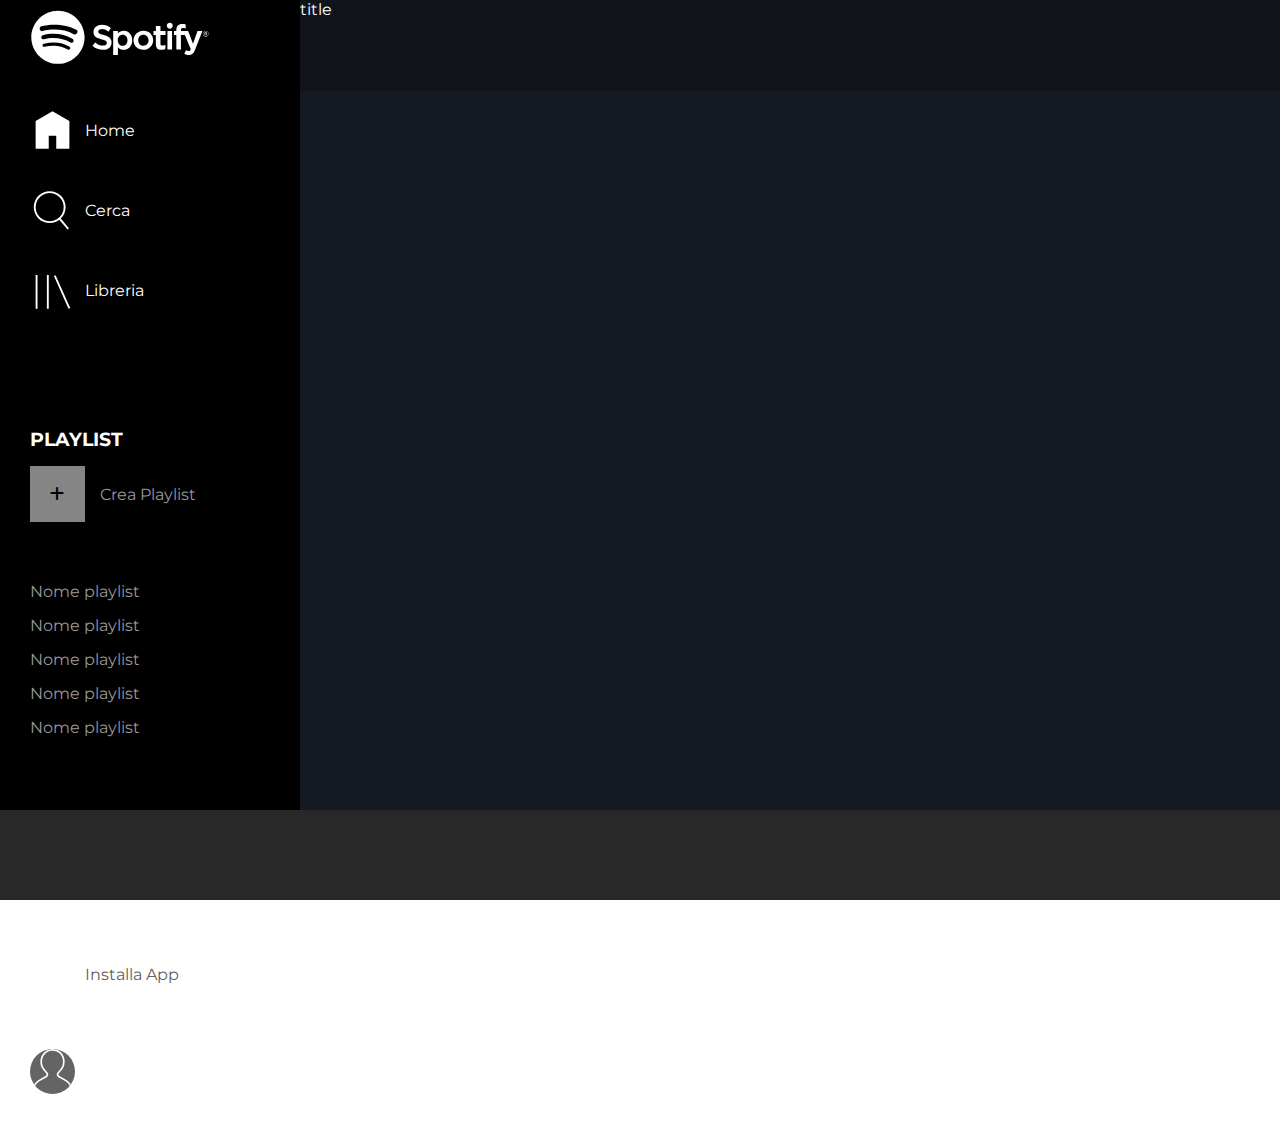
<file: index.html>
<!DOCTYPE html>
<html lang="en">

<head>
    <meta charset="UTF-8">
    <meta name="viewport" content="width=device-width, initial-scale=1.0">
    <link rel="preconnect" href="https://fonts.googleapis.com">
    <link rel="preconnect" href="https://fonts.gstatic.com" crossorigin>
    <link href="https://fonts.googleapis.com/css2?family=Montserrat:ital,wght@0,100..900;1,100..900&display=swap"
        rel="stylesheet">
    <link rel="stylesheet" href="https://cdnjs.cloudflare.com/ajax/libs/font-awesome/6.7.2/css/all.min.css"
        integrity="sha512-Evv84Mr4kqVGRNSgIGL/F/aIDqQb7xQ2vcrdIwxfjThSH8CSR7PBEakCr51Ck+w+/U6swU2Im1vVX0SVk9ABhg=="
        crossorigin="anonymous" referrerpolicy="no-referrer" />
    <link rel="stylesheet" href="css/style.css">
    <title>Spotify Web</title>
</head>

<body>
    <main>
        <div class="left-side">
            <div class="top-left-side">
                <div class="logo">
                    <img src="img/logo-small.svg" alt="Logo Spotify" class="logo-small">
                    <img src="img/logo.svg" alt="Logo Spotify" class="logo-big">
                </div>
                <div class="menu">
                    <ul>
                        <li><a href=""><img src="img/home.svg" alt=""><span>Home</span></a></li>
                        <li><a href=""><img src="img/search.svg" alt=""><span>Cerca</span></a></li>
                        <li><a href=""><img src="img/libreria.svg" alt=""><span>Libreria</span></a></li>
                    </ul>
                </div>
            </div>
            <div class="mid-left">
                <h3>Playlist</h3>
                <p><i class="fa-solid fa-plus"></i>Crea Playlist</p>
                <ul>
                    <li>Nome playlist</li>
                    <li>Nome playlist</li>
                    <li>Nome playlist</li>
                    <li>Nome playlist</li>
                    <li>Nome playlist</li>
                </ul>
            </div>
            <div class="bottom-left-side">
                <ul>
                    <li><a href=""><img src="img/download.svg" alt="Download" class="download"><span
                                class="downloadapp">Installa App</span></a></li>
                    <hr>
                    <li><a href="" class="profilo"><img src="img/profile.svg" alt="Profilo"><span>Giussepe
                                Morcillo</span></a></li>
                </ul>
            </div>
        </div>
        <div class="right-side">
            <div class="title">title</div>
            <div class="playlist">
            </div>


        </div>

    </main>
    <footer>
        <div class="footer-player">
        </div>
    </footer>
</body>

</html>
</file>
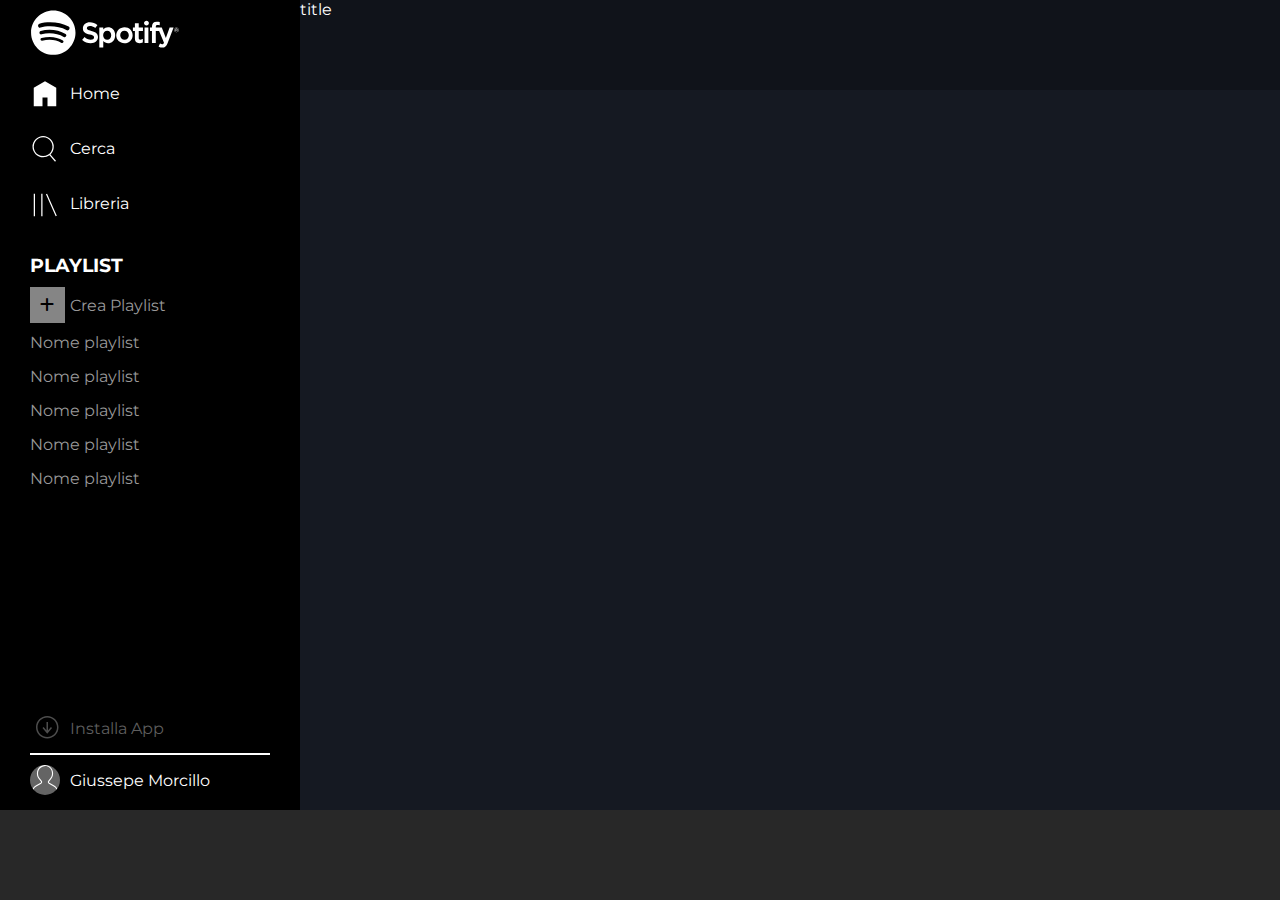
<file: Day-1/index.html>
<!DOCTYPE html>
<html lang="en">

<head>
    <meta charset="UTF-8">
    <meta name="viewport" content="width=device-width, initial-scale=1.0">
    <link rel="preconnect" href="https://fonts.googleapis.com">
    <link rel="preconnect" href="https://fonts.gstatic.com" crossorigin>
    <link href="https://fonts.googleapis.com/css2?family=Montserrat:ital,wght@0,100..900;1,100..900&display=swap"
        rel="stylesheet">
    <link rel="stylesheet" href="https://cdnjs.cloudflare.com/ajax/libs/font-awesome/6.7.2/css/all.min.css"
        integrity="sha512-Evv84Mr4kqVGRNSgIGL/F/aIDqQb7xQ2vcrdIwxfjThSH8CSR7PBEakCr51Ck+w+/U6swU2Im1vVX0SVk9ABhg=="
        crossorigin="anonymous" referrerpolicy="no-referrer" />
    <link rel="stylesheet" href="css/style.css">
    <title>Spotify Web</title>
</head>

<body>
    <main>
        <div class="left-side">
            <div class="top-left-side">
                <div class="logo">
                    <img src="../img/logo-small.svg" alt="Logo Spotify" class="logo-small">
                    <img src="../img/logo.svg" alt="Logo Spotify" class="logo-big">
                </div>
                <div class="menu">
                    <ul>
                        <li><a href=""><img src="../img/home.svg" alt=""><span>Home</span></a></li>
                        <li><a href=""><img src="../img/search.svg" alt=""><span>Cerca</span></a></li>
                        <li><a href=""><img src="../img/libreria.svg" alt=""><span>Libreria</span></a></li>
                    </ul>
                </div>
            </div>
            <div class="mid-left">
                <h3>Playlist</h3>
                <p><i class="fa-solid fa-plus"></i><span>Crea Playlist</span></p>
                <ul>
                    <li>Nome playlist</li>
                    <li>Nome playlist</li>
                    <li>Nome playlist</li>
                    <li>Nome playlist</li>
                    <li>Nome playlist</li>
                </ul>
            </div>
            <div class="bottom-left-side">
                <ul>
                    <li><a href=""><img src="../img/download.svg" alt="Download" class="download"><span
                                class="downloadapp">Installa App</span></a></li>
                    <hr>
                    <li><a href="" class="profilo"><img src="../img/profile.svg" alt="Profilo"><span>Giussepe
                                Morcillo</span></a></li>
                </ul>
            </div>
        </div>
        <div class="right-side">
            <div class="title">title</div>
            <div class="playlist">
            </div>
        </div>
    </main>
    <footer>
        <div class="footer-player">
        </div>
    </footer>
</body>

</html>
</file>
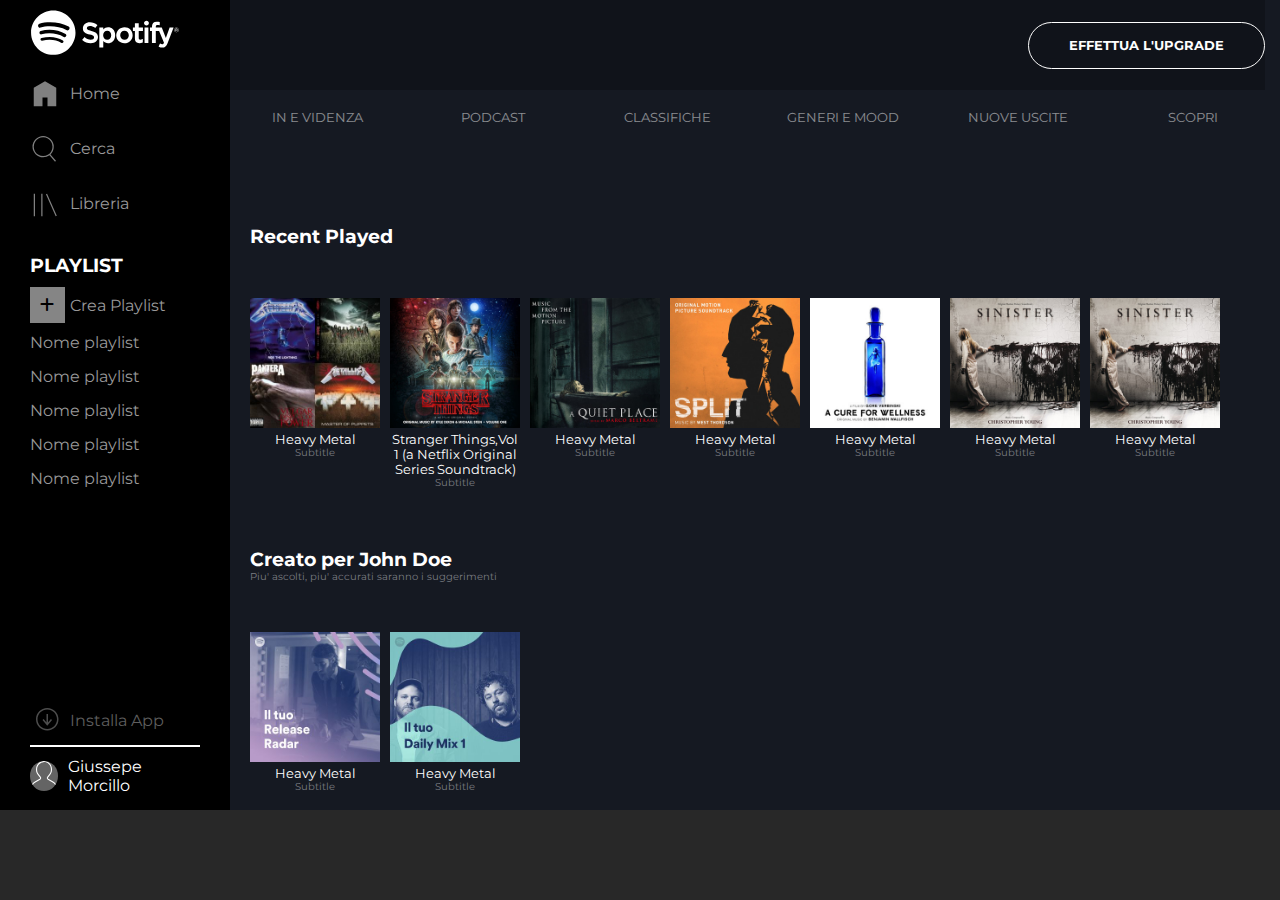
<file: Day-2/index.html>
<!DOCTYPE html>
<html lang="en">

<head>
    <meta charset="UTF-8">
    <meta name="viewport" content="width=device-width, initial-scale=1.0">
    <link rel="preconnect" href="https://fonts.googleapis.com">
    <link rel="preconnect" href="https://fonts.gstatic.com" crossorigin>
    <link href="https://fonts.googleapis.com/css2?family=Montserrat:ital,wght@0,100..900;1,100..900&display=swap"
        rel="stylesheet">
    <link rel="stylesheet" href="https://cdnjs.cloudflare.com/ajax/libs/font-awesome/6.7.2/css/all.min.css"
        integrity="sha512-Evv84Mr4kqVGRNSgIGL/F/aIDqQb7xQ2vcrdIwxfjThSH8CSR7PBEakCr51Ck+w+/U6swU2Im1vVX0SVk9ABhg=="
        crossorigin="anonymous" referrerpolicy="no-referrer" />
    <link rel="stylesheet" href="css/style.css">
    <title>Spotify Web</title>
</head>

<body>
    <main>
        <div class="left-side">
            <div class="top-left-side">
                <div class="logo">
                    <img src="../img/logo-small.svg" alt="Logo Spotify" class="logo-small">
                    <img src="../img/logo.svg" alt="Logo Spotify" class="logo-big">
                </div>
                <div class="menu">
                    <ul>
                        <li><a href=""><img src="../img/home.svg" alt=""><span>Home</span></a></li>
                        <li><a href=""><img src="../img/search.svg" alt=""><span>Cerca</span></a></li>
                        <li><a href=""><img src="../img/libreria.svg" alt=""><span>Libreria</span></a></li>
                    </ul>
                </div>
            </div>
            <div class="mid-left">
                <h3>Playlist</h3>
                <p><i class="fa-solid fa-plus"></i><span>Crea Playlist</span></p>
                <ul>
                    <li>Nome playlist</li>
                    <li>Nome playlist</li>
                    <li>Nome playlist</li>
                    <li>Nome playlist</li>
                    <li>Nome playlist</li>
                </ul>
            </div>
            <div class="bottom-left-side">
                <ul>
                    <li><a href=""><img src="../img/download.svg" alt="Download" class="download"><span
                                class="downloadapp">Installa App</span></a></li>
                    <hr>
                    <li><a href="" class="profilo"><img src="../img/profile.svg" alt="Profilo"><span>Giussepe
                                Morcillo</span></a></li>
                </ul>
            </div>
        </div>
        <div class="right-side">
            <div class="title">
                <h2>Effettua L'upgrade</h2>
            </div>
            <div class="playlist">
                <nav class="menu-playlist">
                    <ul>
                        <li><a href="">In e <span class="hover-menu-playlist">vide</span>nza</a></li>
                        <li><a href="">P<span class="hover-menu-playlist">odca</span>st</a></li>
                        <li><a href="">Cl<span class="hover-menu-playlist">assific</span>he</a></li>
                        <li><a href="">Ge<span class="hover-menu-playlist">neri e Mo</span>od</a></li>
                        <li><a href="">Nu<span class="hover-menu-playlist">ove usc</span>ite</a></li>
                        <li><a href="">S<span class="hover-menu-playlist">copr</span>i</a></li>
                    </ul>
                </nav>
                <div class="container-recent-played">
                    <div class="titoli-played">
                        <h3>Recent Played</h3>
                    </div>
                    <div class="recent-played row">
                        <div class="col">
                            <div class="top-card">
                                <img src="../img/metal_lifting.jpg" alt="metal-lifting">
                                <div class="overlay"><div class="overlay-text"><i class="fa-solid fa-play"></i></div></div>
                            </div>
                            <div class="bottom-card">
                                <div class="title-bottom">Heavy Metal</div>
                                <div class="subtitle">Subtitle</div>
                            </div>
                        </div>
                        <div class="col">
                            <div class="top-card">
                                <img src="../img/stranger.jpeg" alt="Strainger Things">
                                <div class="overlay"><div class="overlay-text"><i class="fa-solid fa-play"></i></div></div>
                            </div>
                            <div class="bottom-card">
                                <div class="title-bottom">Stranger Things,Vol 1 (a Netflix Original Series Soundtrack)</div>
                                <div class="subtitle">Subtitle</div>
                            </div>
                        </div>
                        <div class="col">
                            <div class="top-card">
                                <img src="../img/aquietplace.jpeg" alt="A quiet Place">
                                <div class="overlay"><div class="overlay-text"><i class="fa-solid fa-play"></i></div></div>
                            </div>
                            <div class="bottom-card">
                                <div class="title-bottom">Heavy Metal</div>
                                <div class="subtitle">Subtitle</div>
                            </div>
                        </div>
                        <div class="col">
                            <div class="top-card">
                                <img src="../img/split.jpeg" alt="Split">
                                <div class="overlay"><div class="overlay-text"><i class="fa-solid fa-play"></i></div></div>
                            </div>
                            <div class="bottom-card">
                                <div class="title-bottom">Heavy Metal</div>
                                <div class="subtitle">Subtitle</div>
                            </div>
                        </div>
                        <div class="col">
                            <div class="top-card">
                                <img src="../img/cure.jpeg" alt="Cure">
                                <div class="overlay"><div class="overlay-text"><i class="fa-solid fa-play"></i></div></div>
                            </div>
                            <div class="bottom-card">
                                <div class="title-bottom">Heavy Metal</div>
                                <div class="subtitle">Subtitle</div>
                            </div>
                        </div>
                        <div class="col">
                            <div class="top-card">
                                <img src="../img/sinister.jpeg" alt="Sinister">
                                <div class="overlay"><div class="overlay-text"><i class="fa-solid fa-play"></i></div></div>
                            </div>
                            <div class="bottom-card">
                                <div class="title-bottom">Heavy Metal</div>
                                <div class="subtitle">Subtitle</div>
                            </div>
                        </div>
                        <div class="col">
                            <div class="top-card">
                                <img src="../img/sinister.jpeg" alt="Sinister">
                                <div class="overlay"><div class="overlay-text"><i class="fa-solid fa-play"></i></div></div>
                            </div>
                            <div class="bottom-card">
                                <div class="title-bottom">Heavy Metal</div>
                                <div class="subtitle">Subtitle</div>
                            </div>
                        </div>
                    </div>
                    <div class="titoli-played">
                        <h3>Creato per John Doe</h3>
                        <p>Piu' ascolti, piu' accurati saranno i suggerimenti</p>
                    </div>
                    <div class="row created-for-you">
                        <div class="col">
                            <div class="top-card">
                                <img src="../img/radar.jpeg" alt="radar">
                                <div class="overlay"><div class="overlay-text"><i class="fa-solid fa-play"></i></div></div>
                            </div>
                            <div class="bottom-card">
                                <div class="title-bottom">Heavy Metal</div>
                                <div class="subtitle">Subtitle</div>
                            </div>
                        </div>
                        <div class="col">
                            <div class="top-card">
                                <img src="../img/mixdaily.jpeg" alt="mixdaily">
                                <div class="overlay"><div class="overlay-text"><i class="fa-solid fa-play"></i></div></div>
                            </div>
                            <div class="bottom-card">
                                <div class="title-bottom">Heavy Metal</div>
                                <div class="subtitle">Subtitle</div>
                            </div>
                        </div>
                    </div>
                    <div class="titoli-played">
                        <h3>Artisti Piu' popolari</h3>
                        <p>Piu' ascolti, piu' accurati saranno i suggerimenti</p>
                    </div>
                    <div class="row artisti-popolari">
                        <div class="col">
                            <div class="top-card">
                                <img src="../img/youg.jpeg" alt="youg">
                                <div class="overlay rotondo"><div class="overlay-text"><i class="fa-solid fa-play"></i></div></div>
                            </div>
                            <div class="bottom-card">
                                <div class="title-bottom">Heavy Metal</div>
                                <div class="subtitle">Subtitle</div>
                            </div>
                        </div>
                        <div class="col">
                            <div class="top-card">
                                <img src="../img/einaudi.jpeg" alt="einaudi">
                                <div class="overlay rotondo"><div class="overlay-text"><i class="fa-solid fa-play"></i></div></div>
                            </div>
                            <div class="bottom-card">
                                <div class="title-bottom">Heavy Metal</div>
                                <div class="subtitle">Subtitle</div>
                            </div>
                        </div>
                    </div>
                </div>
            </div>
        </div>
    </main>
    <footer>
        <div class="footer-player">
        </div>
    </footer>
</body>

</html>
</file>
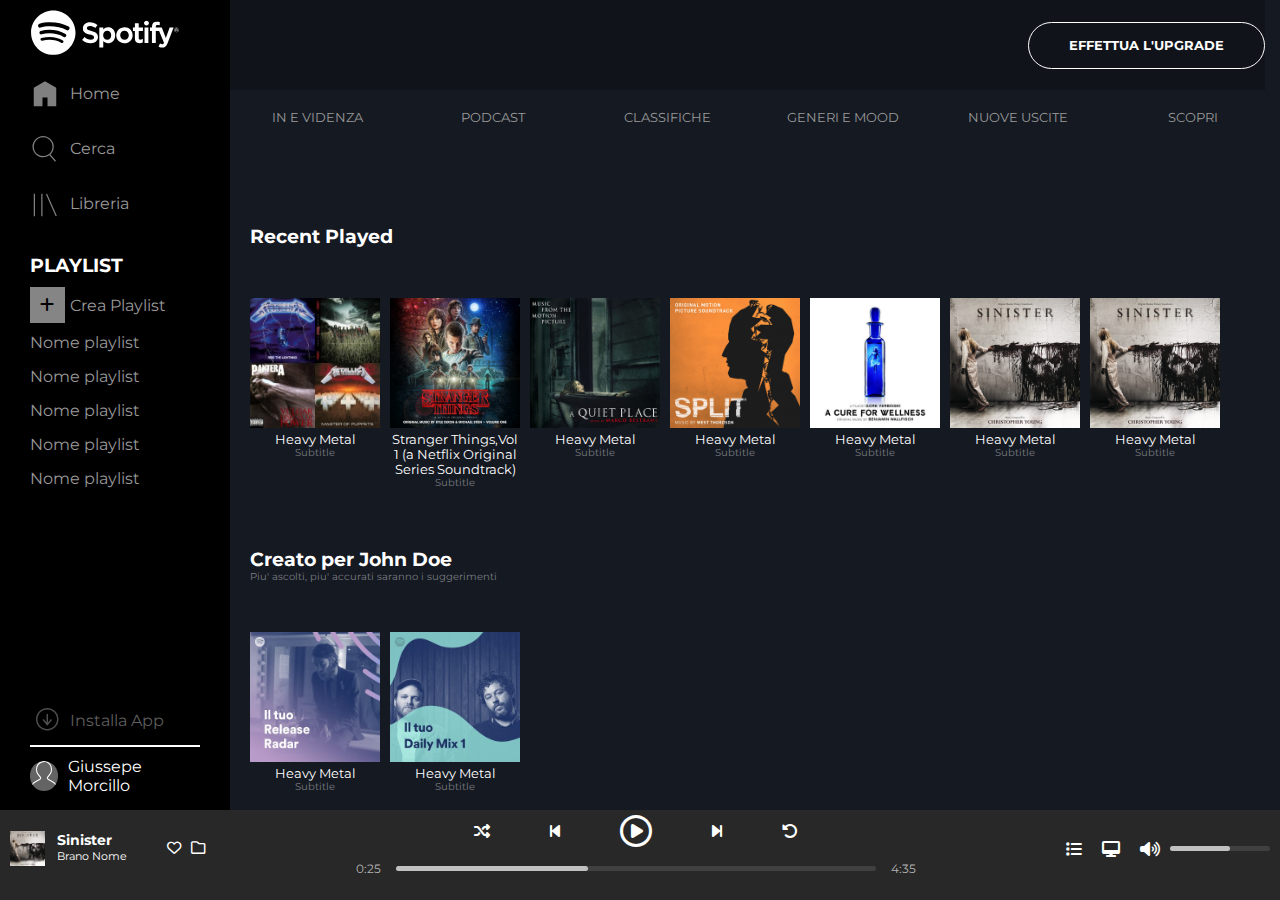
<file: Day-3/index.html>
<!DOCTYPE html>
<html lang="en">

<head>
    <meta charset="UTF-8">
    <meta name="viewport" content="width=device-width, initial-scale=1.0">
    <link rel="preconnect" href="https://fonts.googleapis.com">
    <link rel="preconnect" href="https://fonts.gstatic.com" crossorigin>
    <link href="https://fonts.googleapis.com/css2?family=Montserrat:ital,wght@0,100..900;1,100..900&display=swap"
        rel="stylesheet">
    <link rel="stylesheet" href="https://cdnjs.cloudflare.com/ajax/libs/font-awesome/6.7.2/css/all.min.css"
        integrity="sha512-Evv84Mr4kqVGRNSgIGL/F/aIDqQb7xQ2vcrdIwxfjThSH8CSR7PBEakCr51Ck+w+/U6swU2Im1vVX0SVk9ABhg=="
        crossorigin="anonymous" referrerpolicy="no-referrer" />
    <link rel="stylesheet" href="css/style.css">
    <title>Spotify Web</title>
</head>

<body>
    <main>
        <div class="left-side">
            <div class="top-left-side">
                <div class="logo">
                    <img src="../img/logo-small.svg" alt="Logo Spotify" class="logo-small">
                    <img src="../img/logo.svg" alt="Logo Spotify" class="logo-big">
                </div>
                <div class="menu">
                    <ul>
                        <li><a href=""><img src="../img/home.svg" alt=""><span>Home</span></a></li>
                        <li><a href=""><img src="../img/search.svg" alt=""><span>Cerca</span></a></li>
                        <li><a href=""><img src="../img/libreria.svg" alt=""><span>Libreria</span></a></li>
                    </ul>
                </div>
            </div>
            <div class="mid-left">
                <h3>Playlist</h3>
                <p><i class="fa-solid fa-plus"></i><span>Crea Playlist</span></p>
                <ul>
                    <li>Nome playlist</li>
                    <li>Nome playlist</li>
                    <li>Nome playlist</li>
                    <li>Nome playlist</li>
                    <li>Nome playlist</li>
                </ul>
            </div>
            <div class="bottom-left-side">
                <ul>
                    <li><a href=""><img src="../img/download.svg" alt="Download" class="download"><span
                                class="downloadapp">Installa App</span></a></li>
                    <hr>
                    <li><a href="" class="profilo"><img src="../img/profile.svg" alt="Profilo"><span>Giussepe
                                Morcillo</span></a></li>
                </ul>
            </div>
        </div>
        <div class="right-side">
            <div class="title">
                <h2><a href="">Effettua L'upgrade</a></h2>
            </div>
            <div class="playlist">
                <nav class="menu-playlist">
                    <ul>
                        <li><a href="">In e <span class="hover-menu-playlist">vide</span>nza</a></li>
                        <li><a href="">P<span class="hover-menu-playlist">odca</span>st</a></li>
                        <li><a href="">Cl<span class="hover-menu-playlist">assific</span>he</a></li>
                        <li><a href="">Ge<span class="hover-menu-playlist">neri e Mo</span>od</a></li>
                        <li><a href="">Nu<span class="hover-menu-playlist">ove usc</span>ite</a></li>
                        <li><a href="">S<span class="hover-menu-playlist">copr</span>i</a></li>
                    </ul>
                </nav>
                <div class="container-recent-played">
                    <div class="titoli-played">
                        <h3>Recent Played</h3>
                    </div>
                    <div class="recent-played row">
                        <div class="col">
                            <div class="top-card">
                                <img src="../img/metal_lifting.jpg" alt="metal-lifting">
                                <div class="overlay">
                                    <div class="overlay-text"><i class="fa-regular fa-circle-play"></i></div>
                                </div>
                            </div>
                            <div class="bottom-card">
                                <div class="title-bottom">Heavy Metal</div>
                                <div class="subtitle">Subtitle</div>
                            </div>
                        </div>
                        <div class="col">
                            <div class="top-card">
                                <img src="../img/stranger.jpeg" alt="Strainger Things">
                                <div class="overlay">
                                    <div class="overlay-text"><i class="fa-regular fa-circle-play"></i></div>
                                </div>
                            </div>
                            <div class="bottom-card">
                                <div class="title-bottom">Stranger Things,Vol 1 (a Netflix Original Series Soundtrack)
                                </div>
                                <div class="subtitle">Subtitle</div>
                            </div>
                        </div>
                        <div class="col">
                            <div class="top-card">
                                <img src="../img/aquietplace.jpeg" alt="A quiet Place">
                                <div class="overlay">
                                    <div class="overlay-text"><i class="fa-regular fa-circle-play"></i></div>
                                </div>
                            </div>
                            <div class="bottom-card">
                                <div class="title-bottom">Heavy Metal</div>
                                <div class="subtitle">Subtitle</div>
                            </div>
                        </div>
                        <div class="col">
                            <div class="top-card">
                                <img src="../img/split.jpeg" alt="Split">
                                <div class="overlay">
                                    <div class="overlay-text"><i class="fa-regular fa-circle-play"></i></div>
                                </div>
                            </div>
                            <div class="bottom-card">
                                <div class="title-bottom">Heavy Metal</div>
                                <div class="subtitle">Subtitle</div>
                            </div>
                        </div>
                        <div class="col">
                            <div class="top-card">
                                <img src="../img/cure.jpeg" alt="Cure">
                                <div class="overlay">
                                    <div class="overlay-text"><i class="fa-regular fa-circle-play"></i></div>
                                </div>
                            </div>
                            <div class="bottom-card">
                                <div class="title-bottom">Heavy Metal</div>
                                <div class="subtitle">Subtitle</div>
                            </div>
                        </div>
                        <div class="col">
                            <div class="top-card">
                                <img src="../img/sinister.jpeg" alt="Sinister">
                                <div class="overlay">
                                    <div class="overlay-text"><i class="fa-regular fa-circle-play"></i></div>
                                </div>
                            </div>
                            <div class="bottom-card">
                                <div class="title-bottom">Heavy Metal</div>
                                <div class="subtitle">Subtitle</div>
                            </div>
                        </div>
                        <div class="col">
                            <div class="top-card">
                                <img src="../img/sinister.jpeg" alt="Sinister">
                                <div class="overlay">
                                    <div class="overlay-text"><i class="fa-regular fa-circle-play"></i></div>
                                </div>
                            </div>
                            <div class="bottom-card">
                                <div class="title-bottom">Heavy Metal</div>
                                <div class="subtitle">Subtitle</div>
                            </div>
                        </div>
                    </div>
                    <div class="titoli-played">
                        <h3>Creato per John Doe</h3>
                        <p>Piu' ascolti, piu' accurati saranno i suggerimenti</p>
                    </div>
                    <div class="row created-for-you">
                        <div class="col">
                            <div class="top-card">
                                <img src="../img/radar.jpeg" alt="radar">
                                <div class="overlay">
                                    <div class="overlay-text"><i class="fa-regular fa-circle-play"></i></div>
                                </div>
                            </div>
                            <div class="bottom-card">
                                <div class="title-bottom">Heavy Metal</div>
                                <div class="subtitle">Subtitle</div>
                            </div>
                        </div>
                        <div class="col">
                            <div class="top-card">
                                <img src="../img/mixdaily.jpeg" alt="mixdaily">
                                <div class="overlay">
                                    <div class="overlay-text"><i class="fa-regular fa-circle-play"></i></div>
                                </div>
                            </div>
                            <div class="bottom-card">
                                <div class="title-bottom">Heavy Metal</div>
                                <div class="subtitle">Subtitle</div>
                            </div>
                        </div>
                    </div>
                    <div class="titoli-played">
                        <h3>Artisti Piu' popolari</h3>
                        <p>Piu' ascolti, piu' accurati saranno i suggerimenti</p>
                    </div>
                    <div class="row artisti-popolari">
                        <div class="col">
                            <div class="top-card">
                                <img src="../img/youg.jpeg" alt="youg">
                                <div class="overlay rotondo">
                                    <div class="overlay-text"><i class="fa-regular fa-circle-play"></i></div>
                                </div>
                            </div>
                            <div class="bottom-card">
                                <div class="title-bottom">Heavy Metal</div>
                                <div class="subtitle">Subtitle</div>
                            </div>
                        </div>
                        <div class="col">
                            <div class="top-card">
                                <img src="../img/einaudi.jpeg" alt="einaudi">
                                <div class="overlay rotondo">
                                    <div class="overlay-text"><i class="fa-regular fa-circle-play"></i></div>
                                </div>
                            </div>
                            <div class="bottom-card">
                                <div class="title-bottom">Heavy Metal</div>
                                <div class="subtitle">Subtitle</div>
                            </div>
                        </div>
                    </div>
                </div>
            </div>
        </div>
    </main>
    <footer>
        <div class="footer-container">
            <div class="brano">
                <div class="brano-img">
                    <img src="../img/sinister.jpeg" alt="sinister">
                </div>
                <div class="info-brano">
                    <h4>Sinister</h4>
                    <div class="nome">
                        <p>Brano</p>
                        <p>Nome</p>
                    </div>
                </div>
                <div class="icon-brano">
                    <i class="fa-regular fa-heart"></i>
                    <i class="fa-regular fa-folder"></i>
                </div>
            </div>
            <div class="riproduzione">
                <div class="buttons">
                    <div class="shuffle"><i class="fa-solid fa-shuffle"></i></div>
                    <div class="backward"><i class="fa-solid fa-backward-step"></i></div>
                    <div class="play"><i class="fa-regular fa-circle-play"></i></div>
                    <div class="forward"><i class="fa-solid fa-forward-step"></i></div>
                    <div class="again"><i class="fa-solid fa-rotate-left"></i></div>
                </div>
                <div class="player-bar">
                    <span class="time">0:25</span>
                    <div class="progress-container">
                        <div class="progress-bar"></div>
                    </div>
                    <span class="time">4:35</span>
                </div>
            </div>
            <div class="volume">
                <i class="fa-solid fa-list"></i>
                <i class="fa-solid fa-desktop"></i>
                <div class="volume-controls">
                    <i class="fa-solid fa-volume-high"></i></i>
                    <div class="volume-slider">
                        <div class="volume-bar"></div>
                    </div>
                    
                </div>
            </div>
        </div>
    </footer>
</body>

</html>
</file>
<file: css/style.css>
* {
    margin: 0;
    padding: 0;
    box-sizing: border-box;
}

/**Common**/
body {
    font-family: "Montserrat", serif;
    color: white;
    height: 100vh;
}

main {
    height: calc(100% - 90px);
    display: flex;
    background-color: #151922;
}

ul {
    list-style-type: none;
}

a {
    text-decoration: none;
    color: white;
}

span {
    display: none;
}

hr {
    display: none;
}

/**Main Container**/

.left-side {
    background-color: #000000;
    flex-shrink: 0;
    display: flex;
    flex-direction: column;
    align-items: center;
    flex-shrink: 1;
}

.right-side {
    flex-grow: 1;
}

.footer-player {
    height: 90px;
    background-color: #282828;
    flex-shrink: 0;
}

.title {
    background-color: #10131a;
    height: 90px;
}

.playlist {
    background-color: #151922;
}

/**Left-Side TOP**/

.left-side img {
    width: 45px;
}

.logo {
    text-align: center;
}

.logo img {
    padding: 10px 0px 30px 0px;
}

.logo .logo-big {
    display: none;
}

.menu img {
    max-width: 100%;
    height: auto;
    display: block;
}

.menu ul li {
    padding-bottom: 15px;
}

.menu ul a {
    display: flex;
    align-items: center;
    padding: 10px 15px;
    transition: box-shadow 0.3s ease-in-out;

}

.menu ul a:hover {
    box-shadow: inset 4px 0 0 green;
}

/**LEFT-SIDE MID**/

.mid-left {
    color: #999999;
    margin-top: 90px;
    display: none;
}

.mid-left i {
    color: black;
}

.mid-left h3 {
    color: #ffffff;
    text-transform: uppercase;
}

.mid-left p i {
    margin: 15px 15px 60px 0px;
    padding: 20px;
    background-color: #858585;
}

.mid-left ul {
    margin-bottom: 200px;
}

.mid-left ul li {
    padding-bottom: 15px;
}

/**LEFT-SIDE BOTTOM**/
.bottom-left-side {
    margin-top: auto;
    padding-bottom: 20px;
}

.bottom-left-side ul li {
    padding-bottom: 15px;

}

.profilo img {
    width: 45px;
    height: 45px;
    border-radius: 50%;
    background-color: #646464;
    overflow: hidden;
    color: #ffffff;
}

.downloadapp {
    color: #5e5e5e;
}

.bottom-left-side ul .download {
    opacity: 0.3;
}

/******RESPONSIVE CODE ********/
@media screen and (min-width: 992px) {
    span {
        display: inline;
    }

    .left-side {
        width: 300px;
    }

    .logo {
        text-align: left;
    }

    .logo .logo-big {
        width: 180px;
        display: inline;

    }

    .logo-small {
        display: none;
    }

    .menu a {
        display: flex;
        align-items: center;
        gap: 10px;
    }

    .menu ul a {
        transition: box-shadow 0.3s ease-in-out;
        margin-left: -30px;
        padding-left: 30px;
    }

    .bottom-left-side a {
        display: flex;
        align-items: center;
        gap: 10px;
    }

    hr {
        border: 1px solid #ffffff;
        margin: 5px 0 30px;
        display: block;
    }

    .left-side {
        align-items: normal;
        padding: 0px 30px;
    }

    .mid-left{
        display: block;
    }


}
</file>
<file: Day-1/css/style.css>
* {
    margin: 0;
    padding: 0;
    box-sizing: border-box;
}

/**Common**/
body {
    font-family: "Montserrat", serif;
    color: white;
    height: 100vh;
    overflow: hidden;
}
span{
    font-size: 16px;
}
main {
    height: calc(100% - 90px);
    display: flex;
    background-color: #151922;
}

ul {
    list-style-type: none;
}

a {
    text-decoration: none;
    color: white;
}

span {
    display: none;
}

hr {
    display: none;
}

/**Main Container**/

.left-side {
    background-color: #000000;
    flex-shrink: 0;
    display: flex;
    flex-direction: column;
    align-items: center;
    flex-shrink: 1;
}

.right-side {
    flex-grow: 1;
}

.footer-player {
    height: 90px;
    background-color: #282828;
    flex-shrink: 0;
}

.title {
    background-color: #10131a;
    height: 90px;
}

.playlist {
    background-color: #151922;
}

/**Left-Side TOP**/

.left-side img {
    width: 30px;
}

.logo {
    text-align: center;
}

.logo img {
    padding: 10px 0px 30px 0px;
}

.logo .logo-big {
    display: none;
}

.menu img {
    max-width: 100%;
    height: auto;
    display: block;
}

.menu ul li {
    padding-bottom: 5px;
}

.menu ul a {
    display: flex;
    align-items: center;
    padding: 10px 15px;
    transition: box-shadow 0.3s ease-in-out;

}

.menu ul a:hover {
    box-shadow: inset 4px 0 0 green;
}

/**LEFT-SIDE MID**/

.mid-left {
    color: #999999;
    padding-top: 20px;
    display: none;
}

.mid-left i {
    color: black;
}

.mid-left h3 {
    color: #ffffff;
    text-transform: uppercase;
    padding-bottom: 10px;
}

.mid-left p i {
    padding: 10px;
    background-color: #858585;
}

.mid-left ul {
   padding:10px 0px;
}

.mid-left ul li {
    padding-bottom: 15px;
}
.mid-left p span{
    padding-left: 5px;
}
/**LEFT-SIDE BOTTOM**/
.bottom-left-side {
    margin-top: auto;
    padding-bottom: 5px;
}

.bottom-left-side ul li {
    padding-bottom: 10px;

}
.profilo  {
    padding-top: 10px ;
}

.profilo img {
    width: 30px;
    height: 30px;
    border-radius: 50%;
    background-color: #646464;
    overflow: hidden;
    color: #ffffff;
}

.downloadapp {
    color: #5e5e5e;
}

.bottom-left-side ul .download {
    opacity: 0.3;
}

/******RESPONSIVE CODE ********/
@media screen and (min-width: 992px) {
    span {
        display: inline;
    }

    .left-side {
        width: 300px;
    }

    .logo {
        text-align: left;
    }

    .logo .logo-big {
        width: 150px;
        display: inline;
        padding-bottom: 10px;

    }

    .logo-small {
        display: none;
    }

    .menu a {
        display: flex;
        align-items: center;
        gap: 10px;
    }

    .menu ul a {
        transition: box-shadow 0.3s ease-in-out;
        margin-left: -30px;
        padding-left: 30px;
    }

    .bottom-left-side a {
        display: flex;
        align-items: center;
        gap: 10px;
    }

    hr {
        border: 1px solid #ffffff;
        display: block;
    }

    .left-side {
        align-items: normal;
        padding: 0px 30px;
    }

    .mid-left{
        display: block;
    }


}
</file>
<file: Day-2/css/style.css>
* {
    margin: 0;
    padding: 0;
    box-sizing: border-box;
}

/**Common**/
body {
    font-family: "Montserrat", serif;
    color: white;
    height: 100vh;
    overflow: hidden;
}

span {
    font-size: 16px;
}

main {
    height: calc(100% - 90px);
    display: flex;
    background-color: #151922;
}

ul {
    list-style-type: none;
}

a {
    text-decoration: none;
    color: white;
}

span {
    display: none;
}

hr {
    display: none;
}

/**Main Container**/

.left-side {
    background-color: #000000;
    flex-shrink: 0;
    display: flex;
    flex-direction: column;
    align-items: center;
    width: 50px;
}

.right-side {
    flex-grow: 1;
}

.footer-player {
    height: 90px;
    background-color: #282828;
    flex-shrink: 0;
}

.title {
    background-color: #10131a;
    height: 90px;
}

.playlist {
    background-color: #151922;
}

/**Left-Side TOP**/

.left-side img {
    width: 30px;
}

.logo {
    text-align: center;
}

.logo img {
    padding: 10px 0px 30px 0px;
}

.logo .logo-big {
    display: none;
}

.menu img {
    max-width: 100%;
    height: auto;
    display: block;
    opacity: 0.5;
}

.menu ul li {
    padding-bottom: 5px;
}

.menu ul a {
    display: flex;
    align-items: center;
    padding: 10px 15px;
    transition: box-shadow 0.3s ease-in-out;
    color:#999999;

}

.menu ul a:hover {
    box-shadow: inset 3px 0 0 #adff2f;
}
.menu ul li:hover span{
    color: #ffffff;
}

/**LEFT-SIDE MID**/

.mid-left {
    color: #999999;
    padding-top: 20px;
    display: none;
}

.mid-left i {
    color: black;
}

.mid-left h3 {
    color: #ffffff;
    text-transform: uppercase;
    padding-bottom: 10px;
}

.mid-left p i {
    padding: 10px;
    background-color: #858585;
}

.mid-left ul {
    padding: 10px 0px;
}

.mid-left ul li {
    padding-bottom: 15px;
}

.mid-left p span {
    padding-left: 5px;
}

/**LEFT-SIDE BOTTOM**/
.bottom-left-side {
    margin-top: auto;
    padding-bottom: 5px;
}

.bottom-left-side ul li {
    padding-bottom: 10px;

}

.profilo {
    padding-top: 10px;
}

.profilo img {
    width: 30px;
    height: 30px;
    border-radius: 50%;
    background-color: #646464;
    overflow: hidden;
    color: #ffffff;
}

.downloadapp {
    color: #5e5e5e;
}

.bottom-left-side ul .download {
    opacity: 0.3;
}

/** RIGHT SIDE TITLE**/
.right-side .title {
    display: flex;
    justify-content: flex-end;
    align-items: center;
    position: fixed;
    margin-right: 15px;
    top: 0;
    right: 0;
    width: calc(100% - 50px);
    z-index: 99;
}

.right-side .title h2 {
    border: 1px solid #ffffff;
    padding: 15px 40px;
    border-radius: 50px;
    text-transform: uppercase;
    font-size: 0.8rem;
}

/** RIGHT SIDE PLAYLIST**/
.right-side {
    overflow: scroll;
}

.playlist {
    padding-top: 100px;
}

.playlist ul {
    display: flex;
    justify-content: center;
    flex-wrap: wrap;
}

.right-side .playlist ul li {
    text-align: center;
    width: calc(100%/4);
    padding-top: 10px;
    font-size: 0.8rem;
    text-transform: uppercase;
    opacity: 0.5;
}

.titoli-played {
    padding: 50px 0px;
}

.container-recent-played {
    padding: 50px 20px 0px 20px;
}

.container-recent-played .row {
    display: flex;
    flex-wrap: wrap;
    row-gap: 10px;
    column-gap: 30px;
    text-align: center;
    padding-bottom: 10px;
}

.container-reent-played .col {
    width: calc(100% / 2);
    flex-shrink: 0;
}

.col {
    width: 130px;
}

.bottom-card .title-bottom {
    font-size: 0.8rem;
}

.bottom-card .subtitle {
    font-size: 0.6rem;
    color: #7c7e83;
}
.top-card{
    position: relative;
}
.overlay{
    position: absolute;
    background-color: rgba(0,0,0,0.5);
    font-size: 1.5rem;
    top: 0;
    left: 0;
    width: 100%;
    height: 100%;
    display: none;
    align-items: center;
    justify-content: center;
}
.rotondo{
    border-radius: 100%;
}
.overlay i{
    width: 40px;
    height: 40px;
    border-radius: 100%;
    border: 3px solid #ffffff;
    padding: 5px;
}
.top-card:hover .overlay{
    display: flex;
}
.top-card img {
    width: 100%;
}

.titoli-played p {
    font-size: 0.6rem;
    color: #7c7e83;
}

.artisti-popolari .top-card img {
    border-radius: 50%;
}

.hover-menu-playlist {
    font-size: 0.8rem;
}

.hover-menu-playlist:hover {
    display: inline-flex;
    border-bottom: 3px inset #adff2f;
}

.menu-playlist a span {
    display: inline;
}

/******RESPONSIVE CODE ********/
@media screen and (min-width: 576px) {
    span {
        display: inline;
    }

    .left-side {
        width: 230px;
    }

    .logo {
        text-align: left;
    }

    .logo .logo-big {
        width: 150px;
        display: inline;
        padding-bottom: 10px;

    }

    .logo .logo-big {
        width: 150px;
        display: inline;
        padding-bottom: 10px;
    }

    .logo-small {
        display: none;
    }

    .menu a {
        display: flex;
        align-items: center;
        gap: 10px;
    }

    .menu ul a {
        transition: box-shadow 0.3s ease-in-out;
        margin-left: -30px;
        padding-left: 30px;
    }

    .bottom-left-side a {
        display: flex;
        align-items: center;
        gap: 10px;
    }

    hr {
        border: 1px solid #ffffff;
        display: block;
    }

    .left-side {
        align-items: normal;
        padding: 0px 30px;
    }

    .mid-left {
        display: block;
        overflow-y: scroll;
    }

    .right-side .title {

        width: calc(100% - 245px);
    }

    .right-side .playlist ul li {
        width: calc(100%/3);
    }
}

@media screen and (min-width: 768px) {
    .right-side .playlist ul li {
        width: calc(100%/5);
    }

    .container-reent-played .col {
        width: calc(100% / 5);
        flex-shrink: 0;
    }

    .container-recent-played .row {
        column-gap: 10px;
    }
}

@media screen and (min-width: 992px) {
    .right-side .playlist ul li {
        width: calc(100%/6);
    }

    .container-reent-played .col {
        width: calc(100% / 6);
        flex-shrink: 0;
    }

    .right-side .playlist ul {

        flex-wrap: unset;
    }
}
</file>
<file: Day-3/css/style.css>
* {
    margin: 0;
    padding: 0;
    box-sizing: border-box;
}

/**Common**/
body {
    font-family: "Montserrat", serif;
    color: white;
    height: 100vh;
    overflow: hidden;
}

span {
    font-size: 16px;
}

main {
    height: calc(100% - 90px);
    display: flex;
    background-color: #151922;
}

ul {
    list-style-type: none;
}

a {
    text-decoration: none;
    color: white;
}

span {
    display: none;
}

hr {
    display: none;
}

/**Main Container**/

.left-side {
    background-color: #000000;
    flex-shrink: 0;
    display: flex;
    flex-direction: column;
    align-items: center;
    width: 50px;
}

.right-side {
    flex-grow: 1;
}

.footer-container {
    height: 90px;
    background-color: #282828;
    display: flex;
    justify-content: center;
    justify-content: space-between;
    padding: 12px 10px 25px;
    align-items: center;
}

.title {
    background-color: #10131a;
    height: 90px;
}

.playlist {
    background-color: #151922;
}

/**Left-Side TOP**/

.left-side img {
    width: 30px;
}

.logo {
    text-align: center;
}

.logo img {
    padding: 10px 0px 30px 0px;
}

.logo .logo-big {
    display: none;
}

.menu img {
    max-width: 100%;
    height: auto;
    display: block;
    opacity: 0.5;
}

.menu ul li {
    padding-bottom: 5px;
}

.menu ul a {
    display: flex;
    align-items: center;
    padding: 10px 15px;
    transition: box-shadow 0.3s ease-in-out;
    color: #999999;

}

.menu ul a:hover {
    box-shadow: inset 3px 0 0 #adff2f;
}

.menu ul li:hover span {
    color: #ffffff;
}

/**LEFT-SIDE MID**/

.mid-left {
    color: #999999;
    padding-top: 20px;
    display: none;
}

.mid-left i {
    color: black;
}

.mid-left h3 {
    color: #ffffff;
    text-transform: uppercase;
    padding-bottom: 10px;
}

.mid-left p i {
    padding: 10px;
    background-color: #858585;
}

.mid-left ul {
    padding: 10px 0px;
}

.mid-left ul li {
    padding-bottom: 15px;
}

.mid-left p span {
    padding-left: 5px;
}
.mid-left p:hover{
    color: #ffffff;
}
/**LEFT-SIDE BOTTOM**/
.bottom-left-side {
    margin-top: auto;
    padding-bottom: 5px;
}

.bottom-left-side ul li {
    padding-bottom: 10px;

}

.profilo {
    padding-top: 10px;
}

.profilo img {
    width: 30px;
    height: 30px;
    border-radius: 50%;
    background-color: #646464;
    overflow: hidden;
    color: #ffffff;
}

.downloadapp {
    color: #5e5e5e;
}

.bottom-left-side ul .download {
    opacity: 0.3;
}

/** RIGHT SIDE TITLE**/
.right-side .title {
    display: flex;
    justify-content: flex-end;
    align-items: center;
    position: fixed;
    margin-right: 15px;
    top: 0;
    right: 0;
    width: calc(100% - 65px);
    z-index: 99;
}

.right-side .title h2 {
    border: 1px solid #ffffff;
    padding: 15px 40px;
    border-radius: 50px;
    text-transform: uppercase;
    font-size: 0.8rem;
}
.right-side .title a:hover{
    font-size: 0.9rem;
}
/** RIGHT SIDE PLAYLIST**/
.right-side {
    overflow-y: scroll;
}

.playlist {
    padding-top: 100px;
}

.playlist ul {
    display: flex;
    justify-content: center;
    flex-wrap: wrap;
}

.right-side .playlist ul li {
    text-align: center;
    width: calc(100%/4);
    padding-top: 10px;
    font-size: 0.8rem;
    text-transform: uppercase;
}

.titoli-played {
    padding: 50px 0px;
}

.container-recent-played {
    padding: 50px 20px 0px 20px;
}

.container-recent-played .row {
    display: flex;
    flex-wrap: wrap;
    row-gap: 10px;
    column-gap: 30px;
    text-align: center;
    padding-bottom: 10px;
}

.container-reent-played .col {
    width: calc(100% / 2);
    flex-shrink: 0;
}

.col {
    width: 130px;
}

.bottom-card .title-bottom {
    font-size: 0.8rem;
}

.bottom-card .subtitle {
    font-size: 0.6rem;
    color: #7c7e83;
}

.top-card {
    position: relative;
}

.overlay {
    position: absolute;
    background-color: rgba(0, 0, 0, 0.5);
    font-size: 1.5rem;
    top: 0;
    left: 0;
    width: 100%;
    height: 100%;
    display: none;
    align-items: center;
    justify-content: center;
}

.rotondo {
    border-radius: 100%;
}

.overlay i {
    font-size: 2.8rem;
}

.top-card:hover .overlay {
    display: flex;
}

.top-card img {
    width: 100%;
}

.titoli-played p {
    font-size: 0.6rem;
    color: #7c7e83;
}

.artisti-popolari .top-card img {
    border-radius: 50%;
}

.hover-menu-playlist {
    font-size: 0.8rem;
}

.hover-menu-playlist:hover {
    display: inline-flex;
    border-bottom: 3px inset #adff2f;
}

.menu-playlist a span {
    display: inline;
}
.menu-playlist a{
    color: #999999;
}
.menu-playlist a:hover{
    color: #ffffff;
}
/******FOOTER CONTAINER******/
.footer-container .brano {
    display: flex;

}

.footer-container .brano .brano-img {
    display: flex;
    align-items: center;
}

.footer-container img {
    width: 28px;
    height: 28px;

}

.footer-container .info-brano {
    padding-left: 12px;
}

.footer-container .info-brano p {
    font-size: 0.6rem;
}

.footer-container .info-brano h4 {
    font-size: 0.8rem;
}

.footer-container .icon-brano {
    font-size: 0.8rem;
    display: flex;
    flex-direction: column;
    justify-content: center;
    gap: 5px;
    padding-left: 10px;
}

.footer-container .buttons {
    display: flex;
    gap: 25px;
    align-items: center;
}

.footer-container .buttons .play {
    font-size: 2rem;
}

.riproduzione {
    flex-grow: 1;
    display: flex;
    justify-content: center;
    flex-direction: column;
    align-items: center;
    max-width: 350px;
    width: 100%;
}

.player-bar {
    width: 100%;
    color: white;
    display: flex;
    align-items: center;
    justify-content: space-between;
    padding: 10px 20px;
}

.progress-container {
    flex-grow: 1;
    margin: 0 15px;
    height: 5px;
    background-color: #404040;
    border-radius: 2.5px;
}

.progress-bar {
    width: 40%;
    height: 100%;
    background-color: #c1c1c1;
    border-radius: 2.5px;
    position: relative;
}

.progress-container:hover .progress-bar {
    background-color: #1DB954;
}

.progress-container:hover .progress-bar::after {
    content: "";
    position: absolute;
    right: 0;
    top: -3px;
    width: 10px;
    height: 10px;
    background-color: white;
    border-radius: 50%;
}

.time {
    display: inline;
    font-size: 12px;
    color: #b3b3b3;
}
.volume{
    display: flex;
    gap: 20px;
}
.volume-controls {
    display: flex;
    align-items: center;
    gap: 10px;
}

.volume-slider {
    width: 100px;
    height: 5px;
    background-color: #404040;
    border-radius: 2.5px;
    position: relative;
}

.volume-bar {
    width: 60%;
    /* Simuliamo il livello del volume */
    height: 100%;
    background-color: #c1c1c1;
    border-radius: 2.5px;
}

.volume-slider:hover .volume-bar {
    background-color: #1DB954;
}

/******RESPONSIVE CODE ********/
@media screen and (min-width: 576px) {
    span {
        display: inline;
    }

    .left-side {
        width: 230px;
    }

    .logo {
        text-align: left;
    }

    .logo .logo-big {
        width: 150px;
        display: inline;
        padding-bottom: 10px;

    }

    .logo .logo-big {
        width: 150px;
        display: inline;
        padding-bottom: 10px;
    }

    .logo-small {
        display: none;
    }

    .menu a {
        display: flex;
        align-items: center;
        gap: 10px;
    }

    .menu ul a {
        transition: box-shadow 0.3s ease-in-out;
        margin-left: -30px;
        padding-left: 30px;
    }

    .bottom-left-side a {
        display: flex;
        align-items: center;
        gap: 10px;
    }

    hr {
        border: 1px solid #ffffff;
        display: block;
    }

    .left-side {
        align-items: normal;
        padding: 0px 30px;
    }

    .mid-left {
        display: block;
        overflow-y: scroll;
    }
    
    .right-side .title {

        width: calc(100% - 245px);
    }

    .right-side .playlist ul li {
        width: calc(100%/3);
    }

    .footer-container .info-brano .nome {
        display: flex;
        gap: 3px;
    }

    .footer-container .icon-brano {
        flex-direction: unset;
        align-items: center;
        gap: 10px;
        padding-left: 40px;
        font-size: 0.9rem;
    }

    .footer-container img {
        width: 35px;
        height: 35px;

    }

    .footer-container .info-brano p {
        font-size: 0.7rem;
    }

    .footer-container .info-brano h4 {
        font-size: 0.9rem;
    }

}

@media screen and (min-width: 768px) {
    .right-side .playlist ul li {
        width: calc(100%/5);
    }

    .container-reent-played .col {
        width: calc(100% / 5);
        flex-shrink: 0;
    }

    .container-recent-played .row {
        column-gap: 10px;
    }

    .footer-container .buttons {
        gap: 50px;
    }

    .riproduzione {
        max-width: 400px;
    }
}

@media screen and (min-width: 992px) {
    .right-side .playlist ul li {
        width: calc(100%/6);
    }

    .container-reent-played .col {
        width: calc(100% / 6);
        flex-shrink: 0;
    }

    .right-side .playlist ul {

        flex-wrap: unset;
    }

    .footer-container .buttons {
        gap: 60px;
    }

    .riproduzione {
        max-width: 600px;
    }
}
</file>
